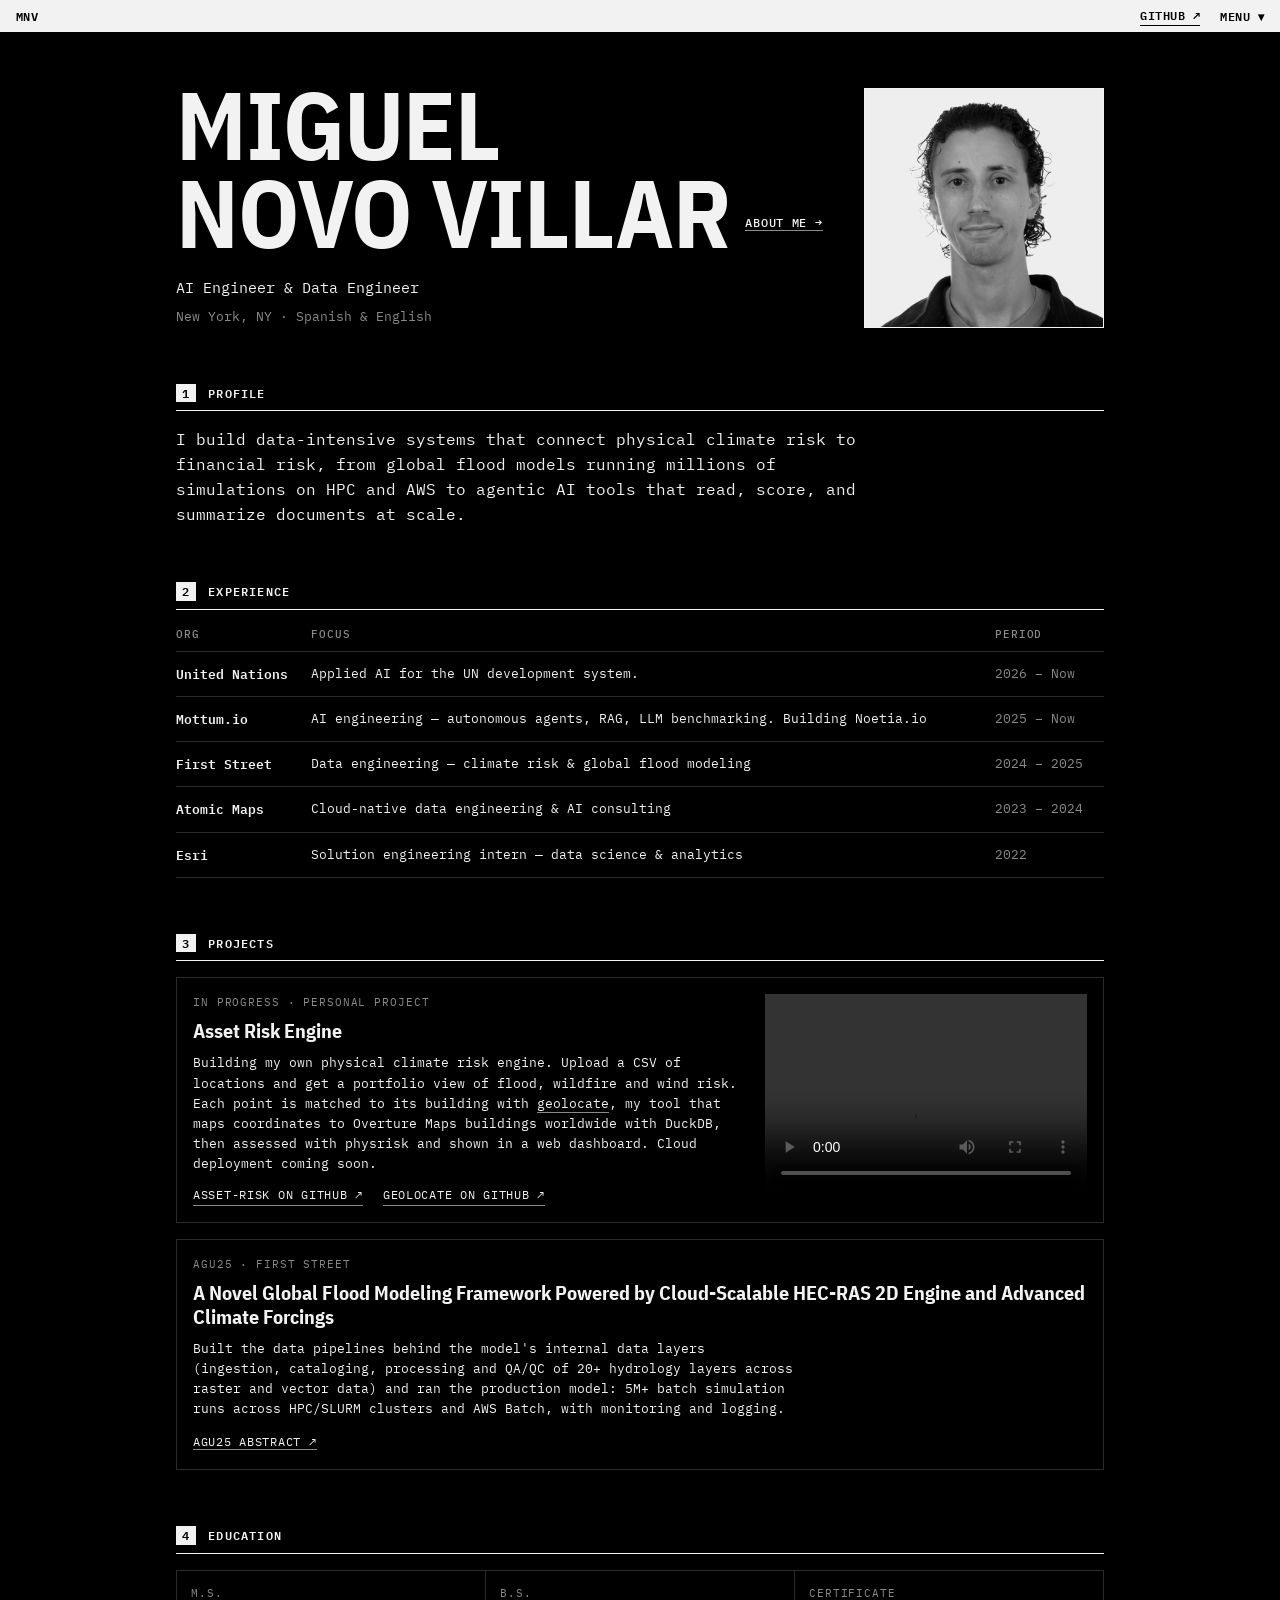
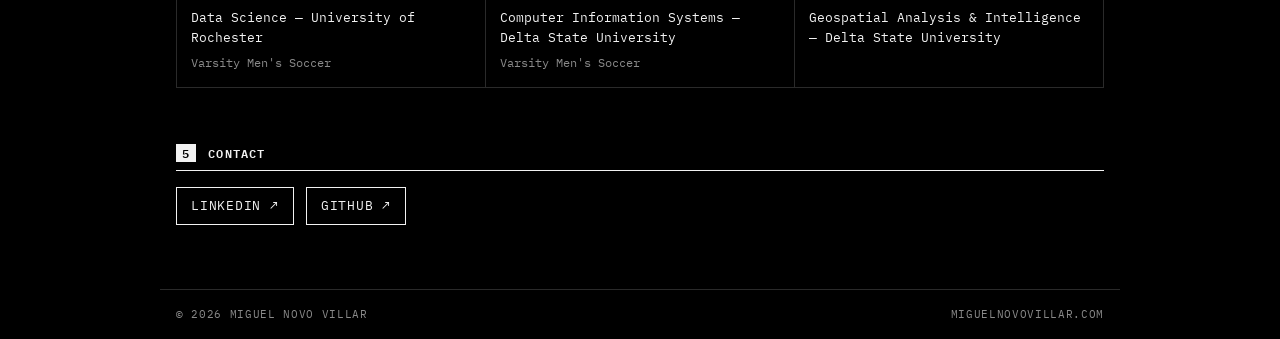
<file: index.html>
<!doctype html>
<html lang="en">
<head>
<meta charset="utf-8">
<meta name="viewport" content="width=device-width, initial-scale=1">
<title>Miguel Novo Villar</title>
<meta name="description" content="Miguel Novo Villar — AI & geospatial data engineer in New York. Climate risk, data-intensive systems, and agentic AI.">
<link rel="preconnect" href="https://fonts.googleapis.com">
<link rel="preconnect" href="https://fonts.gstatic.com" crossorigin>
<link href="https://fonts.googleapis.com/css2?family=IBM+Plex+Mono:wght@400;500;600&family=IBM+Plex+Sans+Condensed:wght@500;700&display=swap" rel="stylesheet">
<link rel="icon" href="/favicon.ico" sizes="any">
<link rel="icon" href="/favicon.svg" type="image/svg+xml">
<link rel="apple-touch-icon" href="/apple-touch-icon.png">
<link rel="manifest" href="/site.webmanifest">
<link rel="stylesheet" href="/style.css?v=3">
</head>
<body>
  <div class="bar">
    <a class="home" href="/">MNV</a>
    <span class="bar-r">
      <a href="https://github.com/mnovovil" target="_blank" rel="noopener">GitHub ↗</a>
      <details class="menu">
        <summary>Menu</summary>
        <nav>
          <a href="/" aria-current="page">Home</a>
          <a href="/about">About me</a>
          <a href="https://github.com/mnovovil" target="_blank" rel="noopener">GitHub ↗</a>
          <a href="https://www.linkedin.com/in/miguelnovovillar/" target="_blank" rel="noopener">LinkedIn ↗</a>
        </nav>
      </details>
    </span>
  </div>

  <main>
    <header class="hero">
      <div>
        <h1>Miguel<br>Novo Villar<a class="h1-link" href="/about">About me →</a></h1>
        <p class="role">AI Engineer &amp; Data Engineer</p>
        <p class="loc">New York, NY · Spanish &amp; English</p>
      </div>
      <img class="photo" src="photo.jpg" alt="Portrait of Miguel Novo Villar" width="640" height="640">
    </header>

    <section class="about">
      <h2><span class="n">1</span> Profile</h2>
      <p>I build data-intensive systems that connect physical climate risk to financial risk, from global flood models running millions of simulations on HPC and AWS to agentic AI tools that read, score, and summarize documents at scale.</p>
    </section>

    <section>
      <h2><span class="n">2</span> Experience</h2>
      <table>
        <thead><tr><th>Org</th><th>Focus</th><th>Period</th></tr></thead>
        <tbody>
          <tr><td class="org">United Nations</td><td>Applied AI for the UN development system.</td><td class="dt">2026 – Now</td></tr>
          <tr><td class="org">Mottum.io</td><td>AI engineering — autonomous agents, RAG, LLM benchmarking. Building Noetia.io</td><td class="dt">2025 – Now</td></tr>
          <tr><td class="org">First Street</td><td>Data engineering — climate risk &amp; global flood modeling</td><td class="dt">2024 – 2025</td></tr>
          <tr><td class="org">Atomic Maps</td><td>Cloud-native data engineering &amp; AI consulting</td><td class="dt">2023 – 2024</td></tr>
          <tr><td class="org">Esri</td><td>Solution engineering intern — data science &amp; analytics</td><td class="dt">2022</td></tr>
        </tbody>
      </table>
    </section>

    <section>
      <h2><span class="n">3</span> Projects</h2>
      <article class="proj proj-media">
        <div>
        <div class="k">In progress · Personal project</div>
        <h3>Asset Risk Engine</h3>
        <p>Building my own physical climate risk engine. Upload a CSV of locations and get a portfolio view of flood, wildfire and wind risk. Each point is matched to its building with <a href="https://github.com/mnovovil/geolocate" target="_blank" rel="noopener">geolocate</a>, my tool that maps coordinates to Overture Maps buildings worldwide with DuckDB, then assessed with physrisk and shown in a web dashboard. Cloud deployment coming soon.</p>
        <div class="plinks">
          <a href="https://github.com/mnovovil/asset-risk" target="_blank" rel="noopener">asset-risk on GitHub ↗</a>
          <a href="https://github.com/mnovovil/geolocate" target="_blank" rel="noopener">geolocate on GitHub ↗</a>
        </div>
        </div>
        <video class="demo" src="https://github.com/user-attachments/assets/97d704e0-aa61-42ec-8060-1aaca6f5165f" controls preload="metadata" playsinline width="960" height="600" style="width:100%;height:auto;max-width:100%" aria-label="Narrated 60-second demo of asset-risk: uploading a 500-property portfolio, then the dashboard with a risk map, an asset's flood, wildfire and wind maps, and loss charts"></video>
      </article>
      <article class="proj">
        <div class="k">AGU25 · First Street</div>
        <h3>A Novel Global Flood Modeling Framework Powered by Cloud-Scalable HEC-RAS 2D Engine and Advanced Climate Forcings</h3>
        <p>Built the data pipelines behind the model's internal data layers (ingestion, cataloging, processing and QA/QC of 20+ hydrology layers across raster and vector data) and ran the production model: 5M+ batch simulation runs across HPC/SLURM clusters and AWS Batch, with monitoring and logging.</p>
        <a href="https://studio.m-anage.com/agu/agu25/meetingapp.cgi/Paper/1983244" target="_blank" rel="noopener">AGU25 abstract ↗</a>
      </article>
    </section>

    <section>
      <h2><span class="n">4</span> Education</h2>
      <div class="grid">
        <div class="cell"><div class="k">M.S.</div><div class="v">Data Science — University of Rochester</div><div class="x">Varsity Men's Soccer</div></div>
        <div class="cell"><div class="k">B.S.</div><div class="v">Computer Information Systems — Delta State University</div><div class="x">Varsity Men's Soccer</div></div>
        <div class="cell"><div class="k">Certificate</div><div class="v">Geospatial Analysis &amp; Intelligence — Delta State University</div></div>
      </div>
    </section>

    <section>
      <h2><span class="n">5</span> Contact</h2>
      <div class="links">
        <a href="https://www.linkedin.com/in/miguelnovovillar/" target="_blank" rel="noopener">LinkedIn ↗</a>
        <a href="https://github.com/mnovovil" target="_blank" rel="noopener">GitHub ↗</a>
      </div>
    </section>
  </main>

  <footer>
    <span>© <span id="yr">2026</span> Miguel Novo Villar</span>
    <span>miguelnovovillar.com</span>
  </footer>

<script src="/site.js"></script>
</body>
</html>
</file>
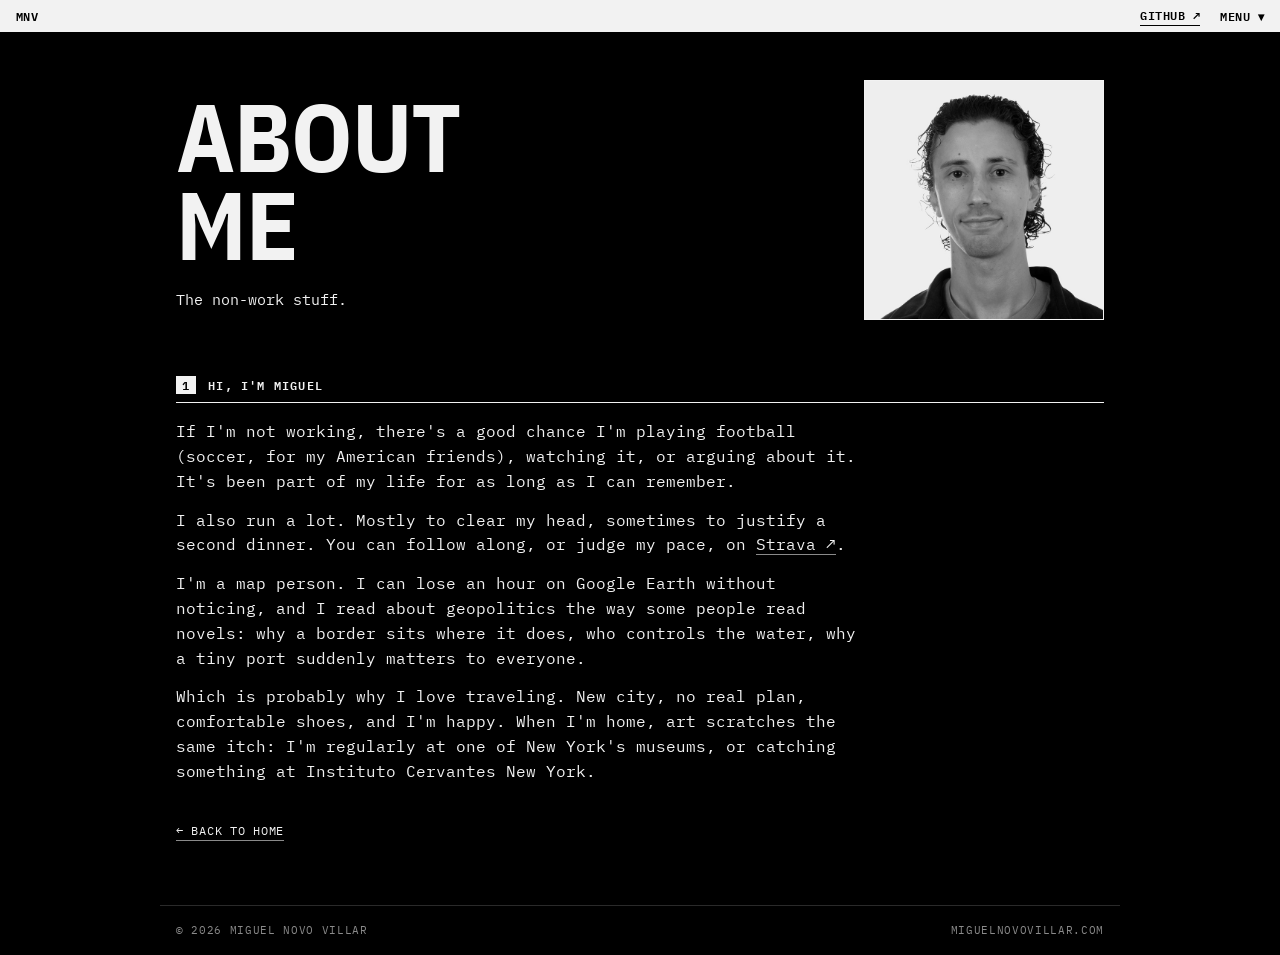
<file: about.html>
<!doctype html>
<html lang="en">
<head>
<meta charset="utf-8">
<meta name="viewport" content="width=device-width, initial-scale=1">
<title>About Miguel</title>
<meta name="description" content="About Miguel Novo Villar: football, running, maps, geopolitics and travel.">
<link rel="preconnect" href="https://fonts.googleapis.com">
<link rel="preconnect" href="https://fonts.gstatic.com" crossorigin>
<link href="https://fonts.googleapis.com/css2?family=IBM+Plex+Mono:wght@400;500;600&family=IBM+Plex+Sans+Condensed:wght@500;700&display=swap" rel="stylesheet">
<link rel="icon" href="/favicon.ico" sizes="any">
<link rel="icon" href="/favicon.svg" type="image/svg+xml">
<link rel="apple-touch-icon" href="/apple-touch-icon.png">
<link rel="manifest" href="/site.webmanifest">
<link rel="stylesheet" href="/style.css?v=3">
</head>
<body>
  <div class="bar">
    <a class="home" href="/">MNV</a>
    <span class="bar-r">
      <a href="https://github.com/mnovovil" target="_blank" rel="noopener">GitHub ↗</a>
      <details class="menu">
        <summary>Menu</summary>
        <nav>
          <a href="/">Home</a>
          <a href="/about" aria-current="page">About me</a>
          <a href="https://github.com/mnovovil" target="_blank" rel="noopener">GitHub ↗</a>
          <a href="https://www.linkedin.com/in/miguelnovovillar/" target="_blank" rel="noopener">LinkedIn ↗</a>
        </nav>
      </details>
    </span>
  </div>

  <main>
    <header class="hero">
      <div>
        <h1>About<br>me</h1>
        <p class="role">The non-work stuff.</p>
      </div>
      <img class="photo" src="/photo.jpg" alt="Portrait of Miguel Novo Villar" width="640" height="640">
    </header>

    <section class="about">
      <h2><span class="n">1</span> Hi, I'm Miguel</h2>
      <p>If I'm not working, there's a good chance I'm playing football (soccer, for my American friends), watching it, or arguing about it. It's been part of my life for as long as I can remember.</p>
      <p>I also run a lot. Mostly to clear my head, sometimes to justify a second dinner. You can follow along, or judge my pace, on <a href="https://www.strava.com/athletes/103364333" target="_blank" rel="noopener">Strava ↗</a>.</p>
      <p>I'm a map person. I can lose an hour on Google Earth without noticing, and I read about geopolitics the way some people read novels: why a border sits where it does, who controls the water, why a tiny port suddenly matters to everyone.</p>
      <p>Which is probably why I love traveling. New city, no real plan, comfortable shoes, and I'm happy. When I'm home, art scratches the same itch: I'm regularly at one of New York's museums, or catching something at Instituto Cervantes New York.</p>
      <a class="back" href="/">← Back to home</a>
    </section>
  </main>

  <footer>
    <span>© <span id="yr">2026</span> Miguel Novo Villar</span>
    <span>miguelnovovillar.com</span>
  </footer>

<script src="/site.js"></script>
</body>
</html>
</file>
<file: style.css>
:root {
    --bg: #000;
    --fg: #f2f2f2;
    --dim: #8a8a8a;
    --line: #2a2a2a;
    --accent: #ffffff;      /* set to #fb8b1e for Bloomberg amber */
    --up: #ffffff;
    --mono: "IBM Plex Mono", ui-monospace, Menlo, Consolas, monospace;
    --sans: "IBM Plex Sans Condensed", "Arial Narrow", Arial, sans-serif;
  }
  * { box-sizing: border-box; }
  html, body { margin: 0; background: var(--bg); color: var(--fg); }
  body { font-family: var(--mono); font-size: 14px; line-height: 1.55; -webkit-font-smoothing: antialiased; }
  a { color: var(--fg); text-decoration: none; border-bottom: 1px solid var(--dim); }
  a:hover { background: var(--fg); color: var(--bg); border-color: var(--fg); }

  /* top status bar */
  .bar { display: flex; justify-content: space-between; gap: 16px; padding: 6px 16px;
         background: var(--fg); color: var(--bg); font-size: 12px; font-weight: 600;
         letter-spacing: .04em; text-transform: uppercase; }
  .bar-r { display: flex; gap: 20px; }
  .bar a { color: var(--bg); border-bottom-color: var(--bg); }
  .bar a:hover { background: var(--bg); color: var(--fg); }
  .bar { position: relative; z-index: 10; align-items: center; }
  .bar .home { border: 0; }
  .bar-r { align-items: center; }

  /* dropdown menu */
  .menu { position: relative; }
  .menu summary { list-style: none; cursor: pointer; user-select: none; }
  .menu summary::-webkit-details-marker { display: none; }
  .menu summary::after { content: " ▾"; }
  .menu[open] summary::after { content: " ▴"; }
  .menu nav { position: absolute; right: -16px; top: calc(100% + 6px); min-width: 180px;
              background: var(--bg); border: 1px solid var(--fg); display: flex; flex-direction: column; }
  .menu nav a { color: var(--fg); border: 0; border-bottom: 1px solid var(--line); padding: 10px 14px; }
  .menu nav a:last-child { border-bottom: 0; }
  .menu nav a:hover { background: var(--fg); color: var(--bg); }
  .menu nav a[aria-current] { color: var(--dim); }


  main { max-width: 960px; margin: 0 auto; padding: 48px 16px 64px; }

  h1 { font-family: var(--sans); font-weight: 700; font-size: clamp(44px, 9vw, 96px);
       line-height: .92; letter-spacing: -.01em; text-transform: uppercase; margin: 0 0 20px; }
  .role { font-size: 15px; color: var(--fg); margin: 0 0 8px; }
  .loc { color: var(--dim); margin: 0; font-size: 13px; }
  .h1-link { font-family: var(--mono); font-size: 12px; font-weight: 500; letter-spacing: .06em;
             vertical-align: middle; margin-left: 14px; white-space: nowrap; }

  .hero { display: grid; grid-template-columns: 1fr auto; gap: 32px; align-items: end; }
  .photo { display: block; width: 240px; height: 240px; object-fit: cover; border: 1px solid var(--fg); }
  @media (max-width: 640px) {
    .hero { gap: 16px; align-items: center; }
    .hero h1 { font-size: clamp(30px, 9.5vw, 44px); margin-bottom: 12px; }
    .hero .role { font-size: 13px; }
    .hero .loc { font-size: 12px; }
    .hero .photo { width: 96px; height: 96px; }
  }

  section { margin-top: 56px; }
  h2 { display: flex; align-items: baseline; gap: 12px; font-family: var(--mono); font-size: 12px;
       font-weight: 600; letter-spacing: .1em; text-transform: uppercase; margin: 0 0 16px;
       padding-bottom: 8px; border-bottom: 1px solid var(--fg); }
  h2 .n { color: var(--bg); background: var(--fg); padding: 0 6px; }

  .about p { font-size: 16px; max-width: 68ch; margin: 0 0 14px; }
  .back { display: inline-block; margin-top: 24px; font-size: 12px; text-transform: uppercase; letter-spacing: .06em; }

  table { width: 100%; border-collapse: collapse; font-size: 13px; }
  th { text-align: left; color: var(--dim); font-weight: 500; font-size: 11px; letter-spacing: .08em;
       text-transform: uppercase; padding: 0 12px 8px 0; border-bottom: 1px solid var(--line); }
  td { padding: 12px 12px 12px 0; border-bottom: 1px solid var(--line); vertical-align: top; }
  td.org { font-weight: 600; white-space: nowrap; }
  td.dt { color: var(--dim); white-space: nowrap; font-variant-numeric: tabular-nums; }
  tr:hover td { background: #111; }

  .grid { display: grid; grid-template-columns: repeat(auto-fit, minmax(200px, 1fr)); gap: 1px;
          background: var(--line); border: 1px solid var(--line); }
  .cell { background: var(--bg); padding: 14px; }
  .cell .k { color: var(--dim); font-size: 11px; letter-spacing: .08em; text-transform: uppercase; margin-bottom: 6px; }
  .cell .v { font-size: 13px; }
  .cell .x { color: var(--dim); font-size: 12px; margin-top: 6px; }

  .proj { border: 1px solid var(--line); padding: 16px; }
  .proj .k { color: var(--dim); font-size: 11px; letter-spacing: .08em; text-transform: uppercase; margin-bottom: 8px; }
  .proj h3 { font-family: var(--sans); font-weight: 700; font-size: 20px; line-height: 1.2; margin: 0 0 10px; }
  .proj p { font-size: 13px; margin: 0 0 12px; max-width: 75ch; }
  .proj + .proj { margin-top: 16px; }
  .proj > a, .plinks a { font-size: 12px; text-transform: uppercase; letter-spacing: .06em; }
  .plinks { display: flex; flex-wrap: wrap; gap: 8px 20px; }
  .proj-media { display: grid; grid-template-columns: 1fr 322px; gap: 20px; align-items: start; }
  .proj .demo, .proj .demo:hover { border: 0; background: none; }
  .proj img, .proj video { display: block; width: 100%; height: auto; border: 1px solid var(--line); }
  .proj video { aspect-ratio: 960 / 600; object-fit: contain; background: #000; min-width: 0; }
  @media (max-width: 640px) { .proj-media { grid-template-columns: 1fr; } }

  .links { display: flex; flex-wrap: wrap; gap: 12px; }
  .links a { border: 1px solid var(--fg); padding: 8px 14px; font-size: 13px; text-transform: uppercase; letter-spacing: .06em; }

  footer { border-top: 1px solid var(--line); padding: 16px; color: var(--dim); font-size: 11px;
           display: flex; justify-content: space-between; gap: 16px; flex-wrap: wrap;
           max-width: 960px; margin: 0 auto; text-transform: uppercase; letter-spacing: .06em; }

  @media (max-width: 640px) {
    .bar-r { gap: 12px; }
    .h1-link { display: table; margin: 8px 0 0; }
    table thead { display: none; }
    table, tbody, tr, td { display: block; width: 100%; }
    tr { border-bottom: 1px solid var(--line); padding: 10px 0; }
    td { border: 0; padding: 2px 0; }
    td.org { white-space: normal; }
  }
</file>
